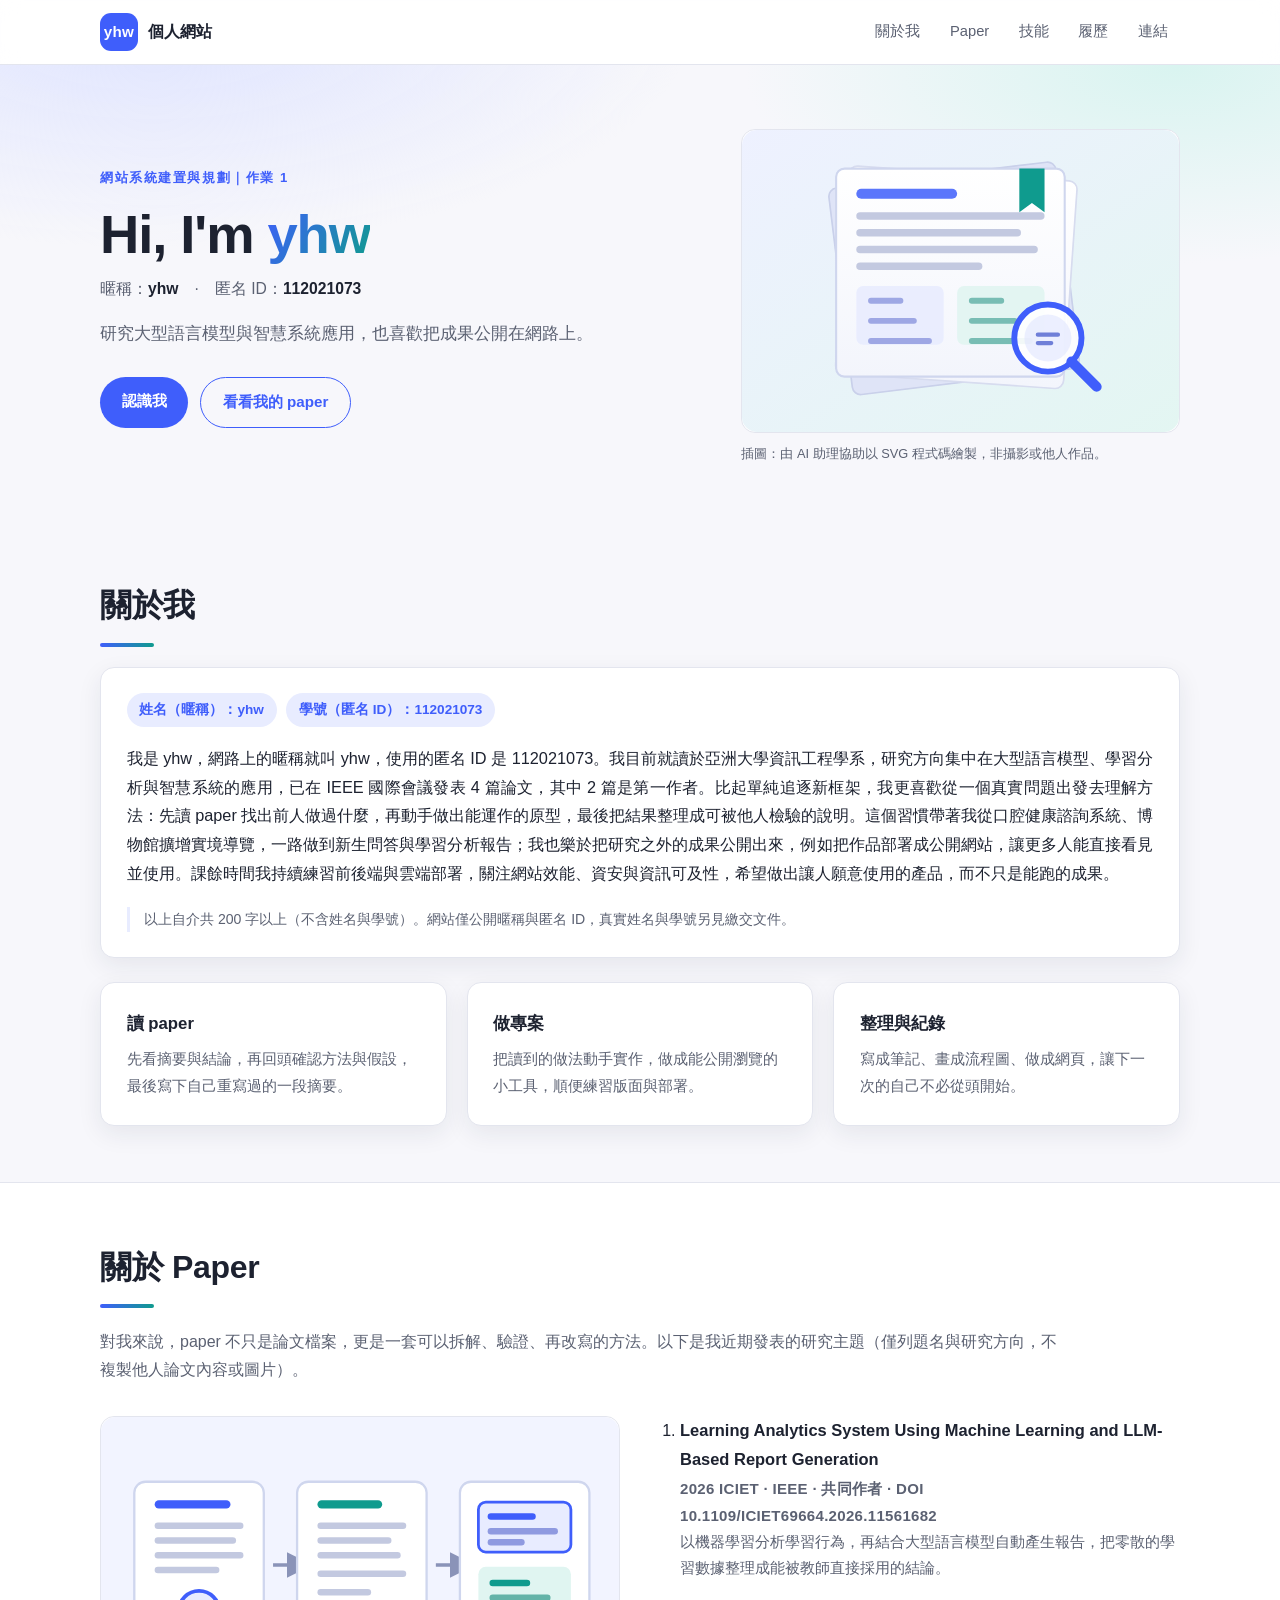
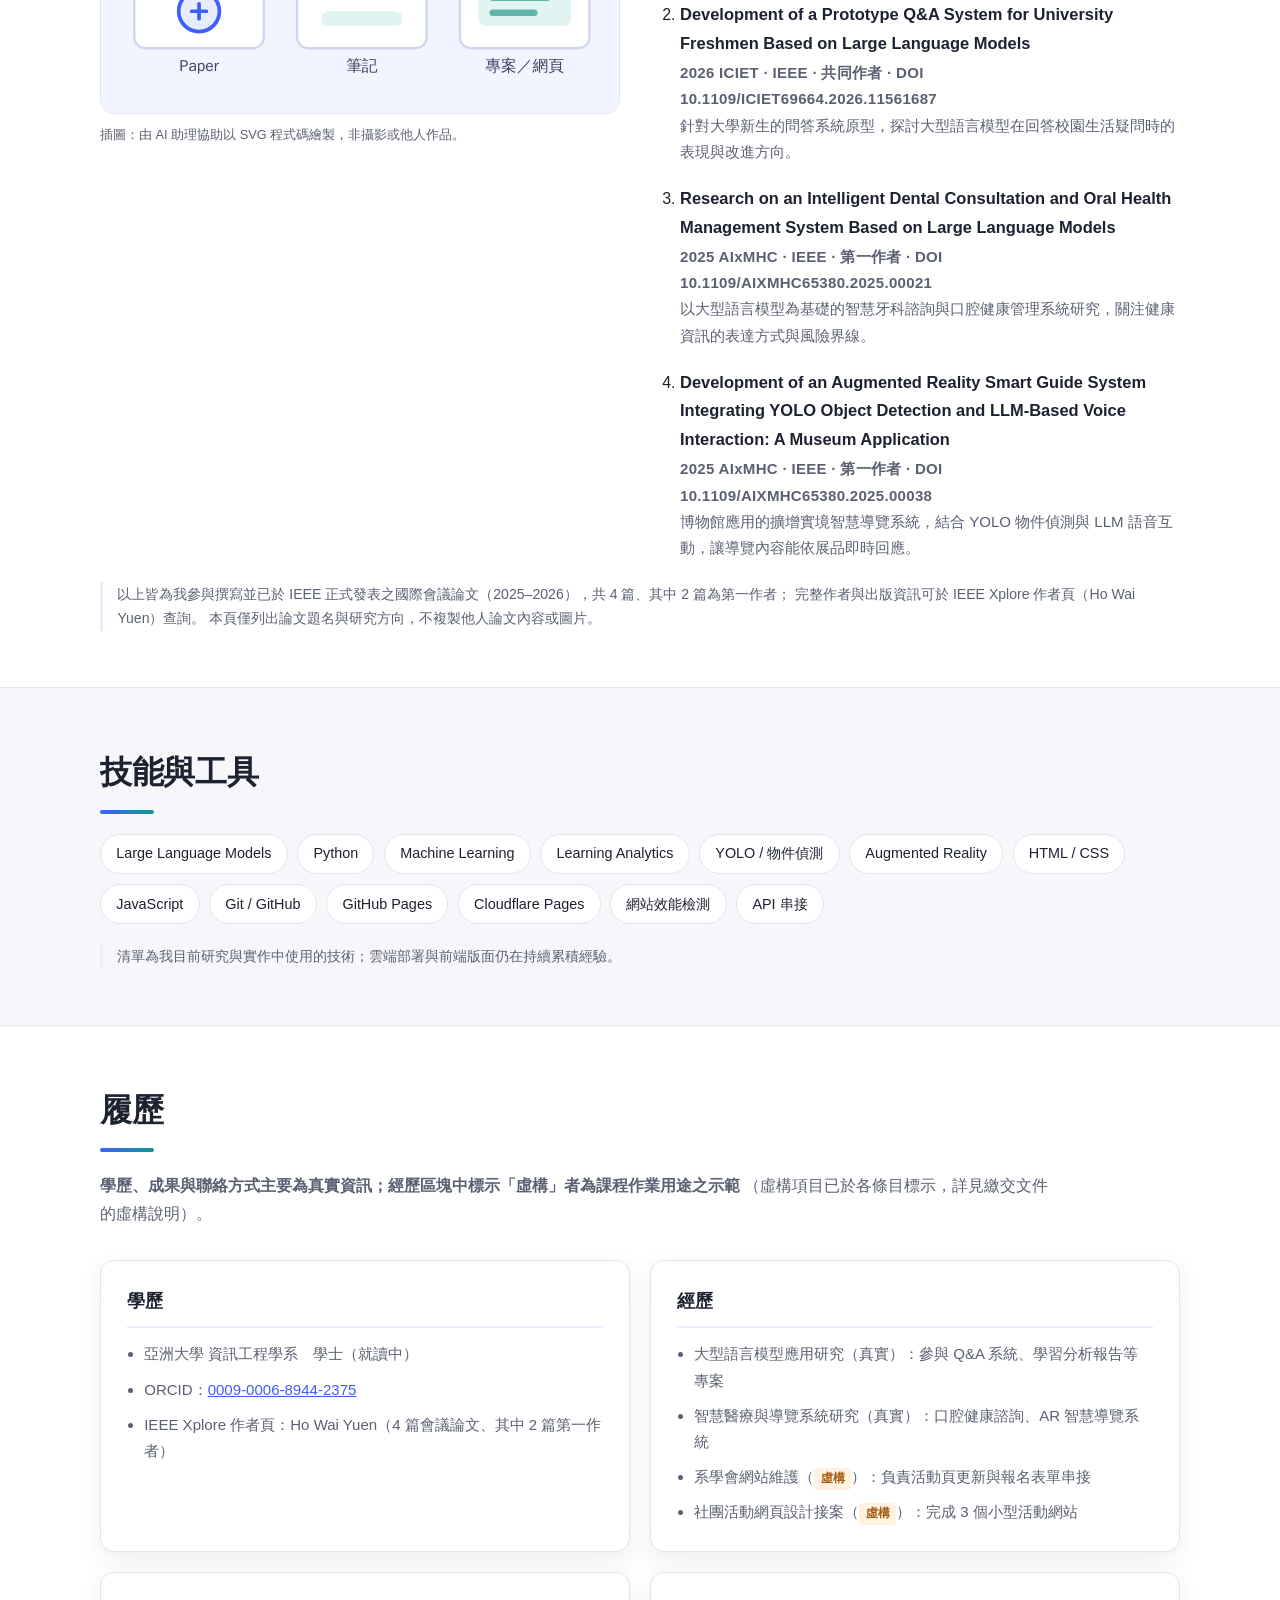
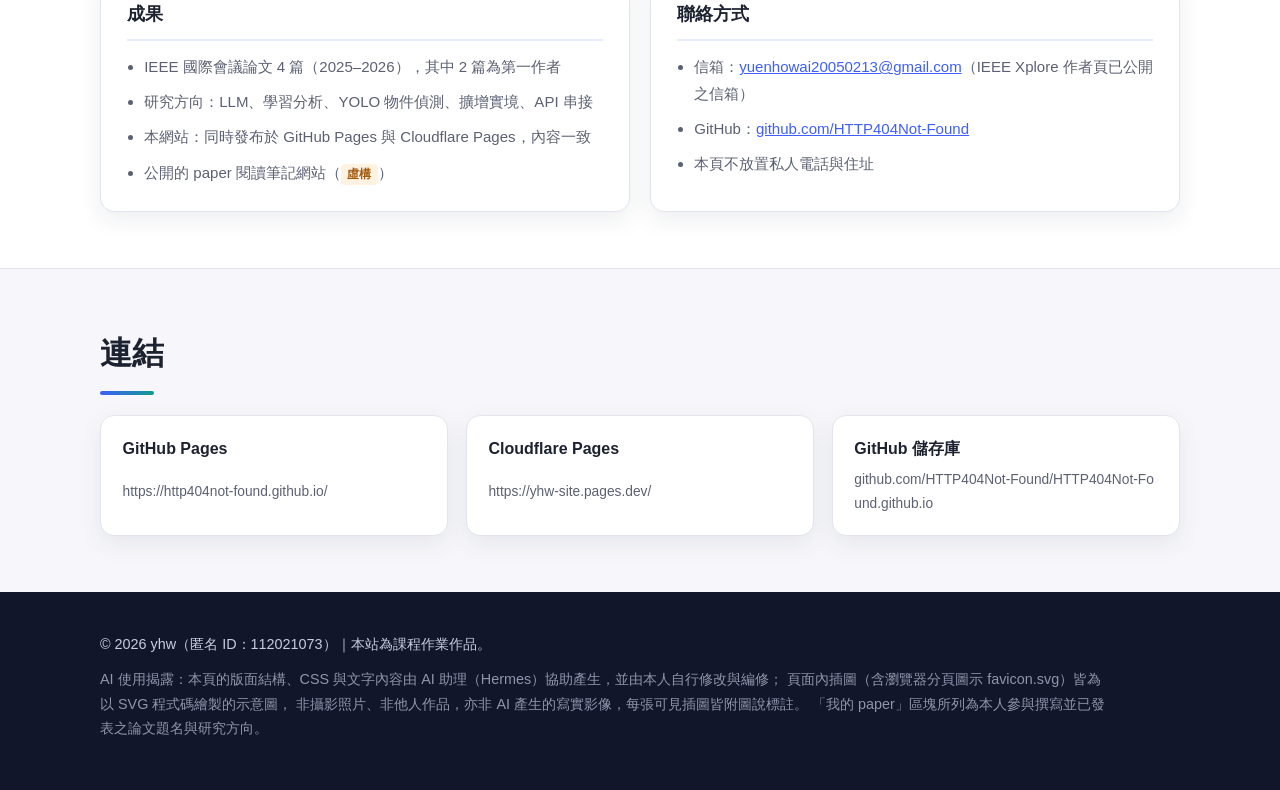
<file: index.html>
<!DOCTYPE html>
<html lang="zh-Hant">
<head>
<meta charset="utf-8">
<meta name="viewport" content="width=device-width, initial-scale=1">
<title>yhw 的個人網站｜閱讀 paper 的日常</title>
<meta name="description" content="yhw（匿名 ID：112021073）的個人網站：自我介紹、paper 閱讀筆記、公開作品與履歷。">
<!-- 本網站為課堂作業作品，不列入搜尋引擎索引（老師與評審仍可直接用網址開啟） -->
<meta name="robots" content="noindex, nofollow, noarchive, nosnippet">
<link rel="icon" href="./assets/favicon.svg" type="image/svg+xml">
<link rel="stylesheet" href="./css/style.css">
</head>
<body>

<header class="site-header">
  <div class="wrap header-inner">
    <a class="brand" href="#top">
      <span class="brand-mark">yhw</span>
      <span class="brand-text">個人網站</span>
    </a>
    <nav class="nav">
      <a href="#about">關於我</a>
      <a href="#paper">Paper</a>
      <a href="#skills">技能</a>
      <a href="#resume">履歷</a>
      <a href="#links">連結</a>
    </nav>
  </div>
</header>

<main id="top">

  <!-- 首頁主視覺 -->
  <section class="hero">
    <div class="wrap hero-inner">
      <div class="hero-text">
        <p class="eyebrow">網站系統建置與規劃｜作業 1</p>
        <h1>Hi, I'm <span class="nick">yhw</span></h1>
        <p class="identity">
          暱稱：<strong>yhw</strong>　·　匿名 ID：<strong>112021073</strong>
        </p>
        <p class="tagline">研究大型語言模型與智慧系統應用，也喜歡把成果公開在網路上。</p>
        <p class="hero-actions">
          <a class="btn" href="#about">認識我</a>
          <a class="btn btn-ghost" href="#paper">看看我的 paper</a>
        </p>
      </div>
      <figure class="hero-figure">
        <img src="./assets/paper-stack.svg" alt="插圖：一疊印著條狀文字的 paper，上面放著放大鏡" width="520" height="360">
        <figcaption>插圖：由 AI 助理協助以 SVG 程式碼繪製，非攝影或他人作品。</figcaption>
      </figure>
    </div>
  </section>

  <!-- ① 姓名（暱稱）② 學號（匿名 ID）③ 100 字以上自介 -->
  <section id="about" class="section">
    <div class="wrap">
      <h2 class="section-title">關於我</h2>
      <div class="card about-card">
        <p class="badge-row">
          <span class="badge">姓名（暱稱）：yhw</span>
          <span class="badge">學號（匿名 ID）：112021073</span>
        </p>
        <p class="intro">
          我是 yhw，網路上的暱稱就叫 yhw，使用的匿名 ID 是 112021073。我目前就讀於亞洲大學資訊工程學系，研究方向集中在大型語言模型、學習分析與智慧系統的應用，已在 IEEE 國際會議發表 4 篇論文，其中 2 篇是第一作者。比起單純追逐新框架，我更喜歡從一個真實問題出發去理解方法：先讀 paper 找出前人做過什麼，再動手做出能運作的原型，最後把結果整理成可被他人檢驗的說明。這個習慣帶著我從口腔健康諮詢系統、博物館擴增實境導覽，一路做到新生問答與學習分析報告；我也樂於把研究之外的成果公開出來，例如把作品部署成公開網站，讓更多人能直接看見並使用。課餘時間我持續練習前後端與雲端部署，關注網站效能、資安與資訊可及性，希望做出讓人願意使用的產品，而不只是能跑的成果。
        </p>
        <p class="note">
          以上自介共 200 字以上（不含姓名與學號）。網站僅公開暱稱與匿名 ID，真實姓名與學號另見繳交文件。
        </p>
      </div>

      <div class="grid-3">
        <article class="card mini">
          <h3>讀 paper</h3>
          <p>先看摘要與結論，再回頭確認方法與假設，最後寫下自己重寫過的一段摘要。</p>
        </article>
        <article class="card mini">
          <h3>做專案</h3>
          <p>把讀到的做法動手實作，做成能公開瀏覽的小工具，順便練習版面與部署。</p>
        </article>
        <article class="card mini">
          <h3>整理與紀錄</h3>
          <p>寫成筆記、畫成流程圖、做成網頁，讓下一次的自己不必從頭開始。</p>
        </article>
      </div>
    </div>
  </section>

  <!-- Paper 主題 -->
  <section id="paper" class="section section-alt">
    <div class="wrap">
      <h2 class="section-title">關於 Paper</h2>
      <p class="lead">
        對我來說，paper 不只是論文檔案，更是一套可以拆解、驗證、再改寫的方法。以下是我近期發表的研究主題（僅列題名與研究方向，不複製他人論文內容或圖片）。
      </p>

      <div class="paper-layout">
        <figure class="figure">
          <img src="./assets/paper-flow.svg" alt="插圖：paper 到筆記到專案的三段流程圖" width="560" height="320">
          <figcaption>插圖：由 AI 助理協助以 SVG 程式碼繪製，非攝影或他人作品。</figcaption>
        </figure>

        <ol class="paper-list">
          <li>
            <h3>Learning Analytics System Using Machine Learning and LLM-Based Report Generation</h3>
            <p class="paper-meta">2026 ICIET · IEEE · 共同作者 · DOI 10.1109/ICIET69664.2026.11561682</p>
            <p>以機器學習分析學習行為，再結合大型語言模型自動產生報告，把零散的學習數據整理成能被教師直接採用的結論。</p>
          </li>
          <li>
            <h3>Development of a Prototype Q&amp;A System for University Freshmen Based on Large Language Models</h3>
            <p class="paper-meta">2026 ICIET · IEEE · 共同作者 · DOI 10.1109/ICIET69664.2026.11561687</p>
            <p>針對大學新生的問答系統原型，探討大型語言模型在回答校園生活疑問時的表現與改進方向。</p>
          </li>
          <li>
            <h3>Research on an Intelligent Dental Consultation and Oral Health Management System Based on Large Language Models</h3>
            <p class="paper-meta">2025 AIxMHC · IEEE · 第一作者 · DOI 10.1109/AIXMHC65380.2025.00021</p>
            <p>以大型語言模型為基礎的智慧牙科諮詢與口腔健康管理系統研究，關注健康資訊的表達方式與風險界線。</p>
          </li>
          <li>
            <h3>Development of an Augmented Reality Smart Guide System Integrating YOLO Object Detection and LLM-Based Voice Interaction: A Museum Application</h3>
            <p class="paper-meta">2025 AIxMHC · IEEE · 第一作者 · DOI 10.1109/AIXMHC65380.2025.00038</p>
            <p>博物館應用的擴增實境智慧導覽系統，結合 YOLO 物件偵測與 LLM 語音互動，讓導覽內容能依展品即時回應。</p>
          </li>
        </ol>
      </div>

      <p class="note">
        以上皆為我參與撰寫並已於 IEEE 正式發表之國際會議論文（2025–2026），共 4 篇、其中 2 篇為第一作者；
        完整作者與出版資訊可於 IEEE Xplore 作者頁（Ho Wai Yuen）查詢。
        本頁僅列出論文題名與研究方向，不複製他人論文內容或圖片。
      </p>
    </div>
  </section>
  <!-- 技能 -->
  <section id="skills" class="section">
    <div class="wrap">
      <h2 class="section-title">技能與工具</h2>
      <ul class="tags">
        <li>Large Language Models</li>
        <li>Python</li>
        <li>Machine Learning</li>
        <li>Learning Analytics</li>
        <li>YOLO / 物件偵測</li>
        <li>Augmented Reality</li>
        <li>HTML / CSS</li>
        <li>JavaScript</li>
        <li>Git / GitHub</li>
        <li>GitHub Pages</li>
        <li>Cloudflare Pages</li>
        <li>網站效能檢測</li>
        <li>API 串接</li>
      </ul>
      <p class="note">
        清單為我目前研究與實作中使用的技術；雲端部署與前端版面仍在持續累積經驗。
      </p>
    </div>
  </section>

  <!-- 加分：完整履歷（學歷／經歷／成果／聯絡方式） -->
  <section id="resume" class="section section-alt">
    <div class="wrap">
      <h2 class="section-title">履歷</h2>
      <p class="lead">
        <strong>學歷、成果與聯絡方式主要為真實資訊；經歷區塊中標示「虛構」者為課程作業用途之示範</strong>
        （虛構項目已於各條目標示，詳見繳交文件的虛構說明）。
      </p>

      <div class="resume-grid">
        <article class="card">
          <h3>學歷</h3>
          <ul>
            <li>亞洲大學 資訊工程學系　學士（就讀中）</li>
            <li>ORCID：<a href="https://orcid.org/0009-0006-8944-2375" target="_blank" rel="noopener">0009-0006-8944-2375</a></li>
            <li>IEEE Xplore 作者頁：Ho Wai Yuen（4 篇會議論文、其中 2 篇第一作者）</li>
          </ul>
        </article>

        <article class="card">
          <h3>經歷</h3>
          <ul>
            <li>大型語言模型應用研究（真實）：參與 Q&amp;A 系統、學習分析報告等專案</li>
            <li>智慧醫療與導覽系統研究（真實）：口腔健康諮詢、AR 智慧導覽系統</li>
            <li>系學會網站維護（<span class="fictional">虛構</span>）：負責活動頁更新與報名表單串接</li>
            <li>社團活動網頁設計接案（<span class="fictional">虛構</span>）：完成 3 個小型活動網站</li>
          </ul>
        </article>

        <article class="card">
          <h3>成果</h3>
          <ul>
            <li>IEEE 國際會議論文 4 篇（2025–2026），其中 2 篇為第一作者</li>
            <li>研究方向：LLM、學習分析、YOLO 物件偵測、擴增實境、API 串接</li>
            <li>本網站：同時發布於 GitHub Pages 與 Cloudflare Pages，內容一致</li>
            <li>公開的 paper 閱讀筆記網站（<span class="fictional">虛構</span>）</li>
          </ul>
        </article>

        <article class="card">
          <h3>聯絡方式</h3>
          <ul>
            <li>信箱：<a href="mailto:yuenhowai20050213@gmail.com">yuenhowai20050213@gmail.com</a>（IEEE Xplore 作者頁已公開之信箱）</li>
            <li>GitHub：<a href="https://github.com/HTTP404Not-Found" target="_blank" rel="noopener">github.com/HTTP404Not-Found</a></li>
            <li>本頁不放置私人電話與住址</li>
          </ul>
        </article>
      </div>
    </div>
  </section>

  <!-- 兩個平台的公開網址 -->
  <section id="links" class="section">
    <div class="wrap">
      <h2 class="section-title">連結</h2>
      <div class="link-grid">
        <a class="link-card" href="https://http404not-found.github.io/" target="_blank" rel="noopener">
          <span class="link-label">GitHub Pages</span>
          <span class="link-url">https://http404not-found.github.io/</span>
        </a>
        <a class="link-card" href="https://yhw-site.pages.dev/" target="_blank" rel="noopener">
          <span class="link-label">Cloudflare Pages</span>
          <span class="link-url">https://yhw-site.pages.dev/</span>
        </a>
        <a class="link-card" href="https://github.com/HTTP404Not-Found/HTTP404Not-Found.github.io" target="_blank" rel="noopener">
          <span class="link-label">GitHub 儲存庫</span>
          <span class="link-url">github.com/HTTP404Not-Found/HTTP404Not-Found.github.io</span>
        </a>
      </div>
    </div>
  </section>

</main>

<footer class="site-footer">
  <div class="wrap">
    <p>© 2026 yhw（匿名 ID：112021073）｜本站為課程作業作品。</p>
    <p class="footer-note">
      AI 使用揭露：本頁的版面結構、CSS 與文字內容由 AI 助理（Hermes）協助產生，並由本人自行修改與編修；
      頁面內插圖（含瀏覽器分頁圖示 favicon.svg）皆為以 SVG 程式碼繪製的示意圖，
      非攝影照片、非他人作品，亦非 AI 產生的寫實影像，每張可見插圖皆附圖說標註。
      「我的 paper」區塊所列為本人參與撰寫並已發表之論文題名與研究方向。
    </p>
  </div>
</footer>

</body>
</html>
</file>
<file: css/style.css>
:root {
  --bg: #f7f7fb;
  --surface: #ffffff;
  --text: #1d2230;
  --muted: #5b6172;
  --border: #e3e5ee;
  --accent: #3f5efb;
  --accent-soft: #e8ecff;
  --accent-2: #0f9b8e;
  --shadow: 0 8px 24px rgba(24, 32, 64, 0.08);
  --radius: 14px;
}

* { box-sizing: border-box; }

html { scroll-behavior: smooth; }

body {
  margin: 0;
  background: var(--bg);
  color: var(--text);
  font-family: "PingFang TC", "Noto Sans TC", "Microsoft JhengHei", "Heiti TC",
    -apple-system, BlinkMacSystemFont, "Segoe UI", Roboto, sans-serif;
  line-height: 1.75;
  -webkit-font-smoothing: antialiased;
}

.wrap {
  width: min(1080px, 100% - 3rem);
  margin-inline: auto;
}

/* ---------- 導覽列 ---------- */
.site-header {
  position: sticky;
  top: 0;
  z-index: 20;
  background: rgba(255, 255, 255, 0.9);
  backdrop-filter: blur(10px);
  border-bottom: 1px solid var(--border);
}

.header-inner {
  display: flex;
  align-items: center;
  justify-content: space-between;
  gap: 1rem;
  min-height: 64px;
  flex-wrap: wrap;
}

.brand {
  display: inline-flex;
  align-items: center;
  gap: 0.6rem;
  text-decoration: none;
  color: var(--text);
  font-weight: 700;
}

.brand-mark {
  display: inline-grid;
  place-items: center;
  width: 38px;
  height: 38px;
  border-radius: 11px;
  background: var(--accent);
  color: #fff;
  font-size: 0.95rem;
  letter-spacing: 0.02em;
}

.brand-text { font-size: 1rem; }

.nav {
  display: flex;
  gap: 0.35rem;
  flex-wrap: wrap;
}

.nav a {
  padding: 0.45rem 0.75rem;
  border-radius: 999px;
  color: var(--muted);
  text-decoration: none;
  font-size: 0.92rem;
  transition: background 0.18s, color 0.18s;
}

.nav a:hover {
  background: var(--accent-soft);
  color: var(--accent);
}

/* ---------- 主視覺 ---------- */
.hero {
  padding: 4rem 0 3.5rem;
  background:
    radial-gradient(900px 380px at 12% -10%, #dfe4ff 0%, transparent 60%),
    radial-gradient(700px 320px at 92% 0%, #d9f4f0 0%, transparent 62%);
}

.hero-inner {
  display: grid;
  grid-template-columns: 1.15fr 0.85fr;
  gap: 3rem;
  align-items: center;
}

.hero-text { min-width: 0; }

.eyebrow {
  margin: 0 0 0.75rem;
  font-size: 0.82rem;
  letter-spacing: 0.12em;
  text-transform: uppercase;
  color: var(--accent);
  font-weight: 700;
}

.hero h1 {
  margin: 0 0 0.5rem;
  font-size: clamp(2.2rem, 5vw, 3.4rem);
  line-height: 1.2;
  letter-spacing: -0.02em;
}

.nick {
  background: linear-gradient(120deg, var(--accent), var(--accent-2));
  -webkit-background-clip: text;
  background-clip: text;
  color: transparent;
}

.identity {
  margin: 0 0 1rem;
  color: var(--muted);
  font-size: 0.98rem;
}

.identity strong { color: var(--text); }

.tagline {
  margin: 0 0 1.75rem;
  font-size: 1.08rem;
  color: var(--muted);
  max-width: 34em;
}

.hero-actions {
  display: flex;
  gap: 0.75rem;
  flex-wrap: wrap;
  margin: 0;
}

.btn {
  display: inline-block;
  padding: 0.7rem 1.35rem;
  border-radius: 999px;
  background: var(--accent);
  color: #fff;
  font-weight: 600;
  text-decoration: none;
  font-size: 0.95rem;
  transition: transform 0.15s, box-shadow 0.15s;
}

.btn:hover { transform: translateY(-2px); box-shadow: 0 10px 22px rgba(63, 94, 251, 0.28); }

.btn-ghost {
  background: transparent;
  color: var(--accent);
  border: 1.5px solid var(--accent);
}

.btn-ghost:hover { background: var(--accent-soft); box-shadow: none; }

.hero-figure { margin: 0; }

.hero-figure img,
.figure img {
  width: 100%;
  height: auto;
  display: block;
  border-radius: var(--radius);
  border: 1px solid var(--border);
  background: var(--surface);
}

figcaption {
  margin-top: 0.6rem;
  font-size: 0.8rem;
  color: var(--muted);
}

/* ---------- 區段 ---------- */
.section { padding: 3.5rem 0; }
.section-alt { background: var(--surface); border-block: 1px solid var(--border); }

.section-title {
  margin: 0 0 1.25rem;
  font-size: clamp(1.5rem, 3vw, 2rem);
  letter-spacing: -0.01em;
}

.section-title::after {
  content: "";
  display: block;
  width: 54px;
  height: 4px;
  margin-top: 0.6rem;
  border-radius: 999px;
  background: linear-gradient(90deg, var(--accent), var(--accent-2));
}

.lead {
  max-width: 60em;
  color: var(--muted);
  margin: 0 0 2rem;
}

.card {
  background: var(--surface);
  border: 1px solid var(--border);
  border-radius: var(--radius);
  padding: 1.6rem;
  box-shadow: var(--shadow);
}

.about-card { margin-bottom: 1.5rem; }

.badge-row {
  display: flex;
  gap: 0.6rem;
  flex-wrap: wrap;
  margin: 0 0 1.1rem;
}

.badge {
  display: inline-block;
  padding: 0.3rem 0.8rem;
  border-radius: 999px;
  background: var(--accent-soft);
  color: var(--accent);
  font-size: 0.85rem;
  font-weight: 600;
}

.intro {
  margin: 0;
  font-size: 1.02rem;
  text-align: justify;
}

.note {
  margin: 1.25rem 0 0;
  padding-left: 0.9rem;
  border-left: 3px solid var(--accent-soft);
  font-size: 0.88rem;
  color: var(--muted);
}

.grid-3 {
  display: grid;
  grid-template-columns: repeat(3, 1fr);
  gap: 1.25rem;
}

.mini h3 { margin: 0 0 0.5rem; font-size: 1.05rem; }
.mini p { margin: 0; color: var(--muted); font-size: 0.94rem; }

/* ---------- Paper ---------- */
.paper-layout {
  display: grid;
  grid-template-columns: 1fr 1fr;
  gap: 2.5rem;
  align-items: start;
}

.figure { margin: 0; }

.paper-list {
  margin: 0;
  padding-left: 1.25rem;
  display: grid;
  gap: 1.15rem;
}

.paper-list h3 {
  margin: 0 0 0.15rem;
  font-size: 1.03rem;
}

.paper-meta {
  margin: 0 0 0.35rem;
  font-size: 0.8rem;
  color: var(--accent);
  font-weight: 600;
  letter-spacing: 0.02em;
}

.paper-list p {
  margin: 0;
  color: var(--muted);
  font-size: 0.94rem;
}

/* ---------- 技能 ---------- */
.tags {
  list-style: none;
  margin: 0 0 1rem;
  padding: 0;
  display: flex;
  flex-wrap: wrap;
  gap: 0.6rem;
}

.tags li {
  padding: 0.42rem 0.95rem;
  border-radius: 999px;
  background: var(--surface);
  border: 1px solid var(--border);
  font-size: 0.9rem;
  font-weight: 500;
}

/* ---------- 履歷 ---------- */
.resume-grid {
  display: grid;
  grid-template-columns: repeat(2, 1fr);
  gap: 1.25rem;
}

.resume-grid h3 {
  margin: 0 0 0.85rem;
  font-size: 1.1rem;
  padding-bottom: 0.55rem;
  border-bottom: 2px solid var(--accent-soft);
}

.resume-grid ul {
  margin: 0;
  padding-left: 1.1rem;
  display: grid;
  gap: 0.55rem;
  font-size: 0.94rem;
  color: var(--muted);
}

.resume-grid a { color: var(--accent); }

.fictional {
  display: inline-block;
  padding: 0 0.4rem;
  border-radius: 4px;
  background: #fff2e0;
  color: #a35b12;
  font-size: 0.78rem;
  font-weight: 600;
}

/* ---------- 連結 ---------- */
.link-grid {
  display: grid;
  grid-template-columns: repeat(auto-fit, minmax(260px, 1fr));
  gap: 1.1rem;
}

.link-card {
  display: grid;
  gap: 0.3rem;
  padding: 1.2rem 1.35rem;
  background: var(--surface);
  border: 1px solid var(--border);
  border-radius: var(--radius);
  text-decoration: none;
  box-shadow: var(--shadow);
  transition: transform 0.15s, border-color 0.15s;
}

.link-card:hover { transform: translateY(-3px); border-color: var(--accent); }

.link-label { font-weight: 700; color: var(--text); }
.link-url { font-size: 0.86rem; color: var(--muted); word-break: break-all; }

/* ---------- 頁尾 ---------- */
.site-footer {
  padding: 2.5rem 0;
  background: #12162a;
  color: #c8ccdd;
}

.site-footer p { margin: 0 0 0.6rem; font-size: 0.9rem; }

.footer-note {
  max-width: 70em;
  color: #8f95ad;
  font-size: 0.82rem;
  line-height: 1.7;
}

/* ---------- 響應式 ---------- */
@media (max-width: 900px) {
  .hero-inner,
  .paper-layout,
  .resume-grid,
  .grid-3 { grid-template-columns: 1fr; }
  .hero { padding-top: 2.75rem; }
  .hero-figure { order: -1; max-width: 460px; }
}

@media (max-width: 560px) {
  .wrap { width: min(1080px, 100% - 2rem); }
  .brand-text { display: none; }
}
</file>
